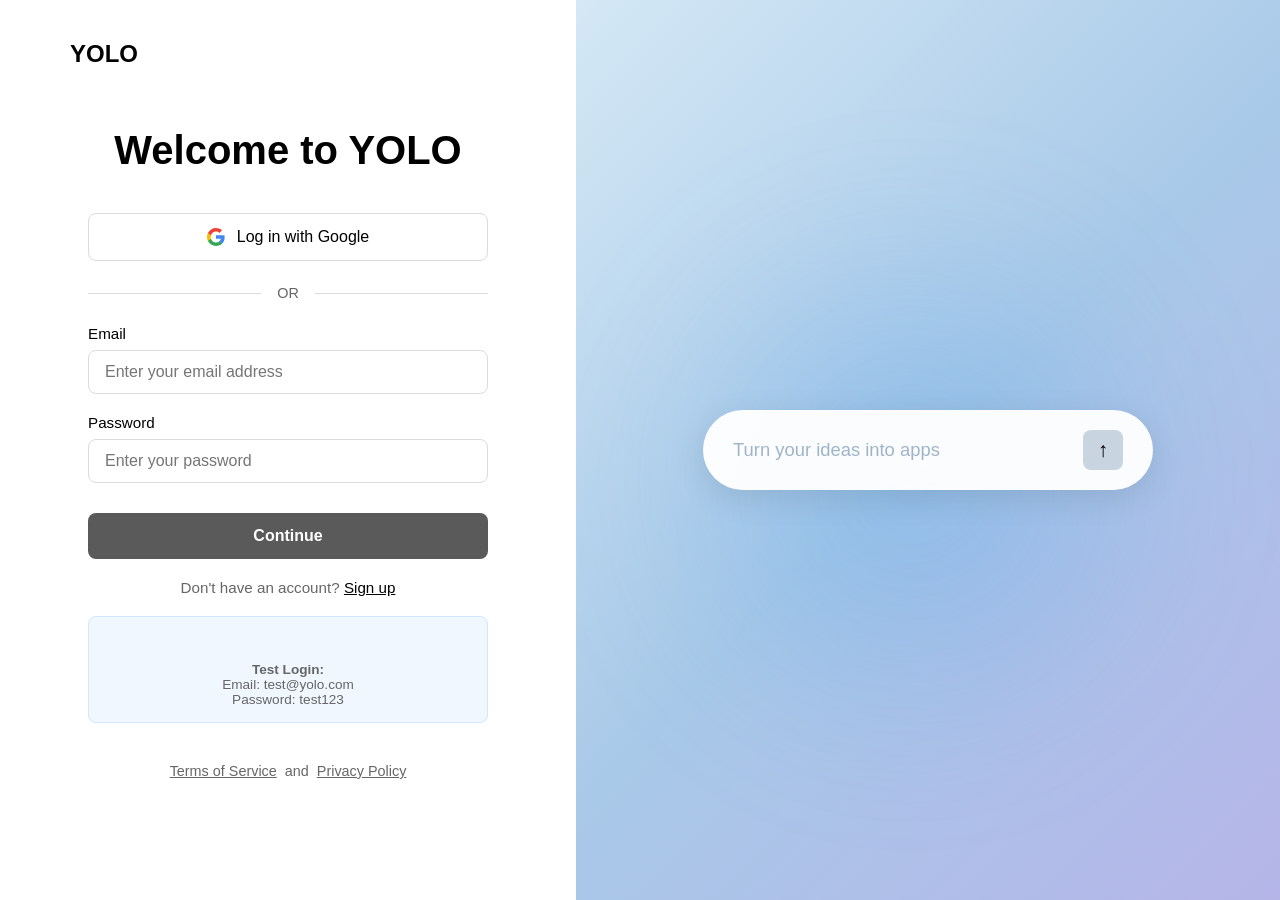
<file: dashboard.html>
<!DOCTYPE html>
<html lang="en">
<head>
    <meta charset="UTF-8">
    <meta name="viewport" content="width=device-width, initial-scale=1.0">
    <title>Dashboard - YOLO</title>
    <link rel="stylesheet" href="dashboard.css">
</head>
<body>
    <div class="dashboard-container">
        <!-- Sidebar -->
        <aside class="sidebar" id="sidebar">
            <div class="sidebar-header">
                <div class="logo">
                    <span class="logo-icon"></span>
                    <span class="logo-text">YOLO</span>
                </div>
                <button class="hamburger-btn" id="hamburgerBtn">
                    <span></span>
                    <span></span>
                    <span></span>
                </button>
            </div>

            <nav class="nav-menu" id="navMenu">
                <a href="#" class="nav-item active" data-page="home">
                    <span>🏠</span> <span class="nav-text">Home</span>
                </a>
                <a href="#" class="nav-item" data-page="profile">
                    <span>👤</span> <span class="nav-text">Profile</span>
                </a>
                <a href="#" class="nav-item" data-page="settings">
                    <span>⚙️</span> <span class="nav-text">Settings</span>
                </a>
                <a href="#" class="nav-item" data-page="notifications">
                    <span>🔔</span> <span class="nav-text">Notifications</span>
                </a>
                <a href="#" class="nav-item" data-page="help">
                    <span>❓</span> <span class="nav-text">Help & Support</span>
                </a>
                <a href="#" class="nav-item" data-page="activity">
                    <span>📊</span> <span class="nav-text">Activity</span>
                </a>
                <a href="#" class="nav-item" data-page="analytics">
                    <span>📈</span> <span class="nav-text">Analytics</span>
                </a>
                <a href="#" class="nav-item" data-page="team">
                    <span>👥</span> <span class="nav-text">Team</span>
                </a>
            </nav>

            <div class="sidebar-footer">
                <div class="user-info" id="userInfo">
                    <div class="user-avatar">T</div>
                    <div class="user-details">
                        <div class="user-name">Test User</div>
                        <div class="user-email">test@yolo.com</div>
                    </div>
                </div>
                <button class="logout-btn" onclick="handleLogout()">Logout</button>
            </div>
        </aside>

        <!-- Main Content -->
        <main class="main-content">
            <header class="dashboard-header">
                <div>
                    <h1>Welcome to YOLO</h1>
                    <p>Your AI-powered company builder</p>
                </div>
                <button class="new-project-btn">+ New Project</button>
            </header>

            <!-- Department Categories Section -->
            <section class="categories-section">
                <h2 class="section-title">Your Departments</h2>
                <div class="category-grid" id="categoryGrid">
                    <!-- Cards will be dynamically generated -->
                </div>
                <button class="show-more-btn" id="showMoreBtn">+ Show more</button>
            </section>

            <!-- Glassmorphism Footer Input -->
            <div class="glass-input-container">
                <div class="glass-input-wrapper">
                    <input type="text" 
                           id="userInput" 
                           class="glass-input" 
                           placeholder="Ask a question or share your feedback...">
                    <button class="glass-submit-btn" id="submitInput">
                        <span>→</span>
                    </button>
                </div>
            </div>
        </main>
    </div>

    <script src="dashboard.js"></script>
</body>
</html>
</file>
<file: dashboard.css>
* {
    margin: 0;
    padding: 0;
    box-sizing: border-box;
}

body {
    font-family: -apple-system, BlinkMacSystemFont, 'Segoe UI', Roboto, Oxygen, Ubuntu, Cantarell, sans-serif;
    background: #f5f7fa;
    height: 100vh;
    overflow: hidden;
}

.dashboard-container {
    display: flex;
    height: 100vh;
}

/* Sidebar */
.sidebar {
    width: 280px;
    background: white;
    border-right: 1px solid #e5e7eb;
    display: flex;
    flex-direction: column;
    padding: 30px 20px;
    transition: width 0.3s ease;
}

.sidebar.collapsed {
    width: 80px;
}

.sidebar.collapsed .logo-text,
.sidebar.collapsed .nav-text {
    display: none;
}

.sidebar.collapsed .user-details {
    display: none;
}

.sidebar.collapsed .logout-btn {
    padding: 10px;
    font-size: 0;
}

.sidebar.collapsed .logout-btn::before {
    content: "↪";
    font-size: 1.2rem;
}

.sidebar-header {
    display: flex;
    justify-content: space-between;
    align-items: center;
    margin-bottom: 40px;
}

.logo {
    display: flex;
    align-items: center;
    gap: 10px;
    padding: 0 10px;
}

.hamburger-btn {
    background: none;
    border: none;
    cursor: pointer;
    display: flex;
    flex-direction: column;
    gap: 5px;
    padding: 8px;
    border-radius: 8px;
    transition: all 0.2s;
}

.hamburger-btn:hover {
    background: #f5f7fa;
}

.hamburger-btn span {
    width: 22px;
    height: 2px;
    background: #333;
    border-radius: 2px;
    transition: all 0.3s;
}

.sidebar.collapsed .hamburger-btn span:nth-child(1) {
    transform: rotate(45deg) translate(6px, 6px);
}

.sidebar.collapsed .hamburger-btn span:nth-child(2) {
    opacity: 0;
}

.sidebar.collapsed .hamburger-btn span:nth-child(3) {
    transform: rotate(-45deg) translate(6px, -6px);
}

.logo-icon {
    font-size: 2rem;
}

.logo-text {
    font-size: 1.5rem;
    font-weight: 700;
}

.nav-menu {
    flex: 1;
    display: flex;
    flex-direction: column;
    gap: 8px;
}

.nav-item {
    display: flex;
    align-items: center;
    gap: 12px;
    padding: 12px 16px;
    border-radius: 10px;
    text-decoration: none;
    color: #666;
    font-weight: 500;
    transition: all 0.2s;
    white-space: nowrap;
}

.nav-item span:first-child {
    font-size: 1.3rem;
    min-width: 20px;
}

.nav-item.removed {
    display: none;
}

.nav-item:hover {
    background: #f5f7fa;
    color: #000;
}

.nav-item.active {
    background: #4d9ce8;
    color: white;
}

.department-actions {
    margin-top: auto;
    padding-top: 20px;
    border-top: 1px solid #e5e7eb;
}

.manage-dept-btn {
    width: 100%;
    padding: 12px 16px;
    background: #f5f7fa;
    border: 1px solid #e5e7eb;
    border-radius: 10px;
    font-weight: 500;
    cursor: pointer;
    transition: all 0.2s;
    display: flex;
    align-items: center;
    gap: 12px;
    color: #333;
}

.manage-dept-btn:hover {
    background: #e5e7eb;
}

.sidebar.collapsed .manage-dept-btn .nav-text {
    display: none;
}

.sidebar-footer {
    border-top: 1px solid #e5e7eb;
    padding-top: 20px;
    margin-top: 20px;
}

.user-info {
    display: flex;
    align-items: center;
    gap: 12px;
    margin-bottom: 15px;
    padding: 10px;
    border-radius: 10px;
    background: #f5f7fa;
}

.user-avatar {
    width: 40px;
    height: 40px;
    background: #4d9ce8;
    color: white;
    border-radius: 50%;
    display: flex;
    align-items: center;
    justify-content: center;
    font-weight: 600;
    font-size: 1.1rem;
}

.user-details {
    flex: 1;
}

.user-name {
    font-weight: 600;
    font-size: 0.95rem;
    margin-bottom: 2px;
}

.user-email {
    font-size: 0.8rem;
    color: #666;
}

.logout-btn {
    width: 100%;
    padding: 10px;
    background: white;
    border: 1px solid #e5e7eb;
    border-radius: 8px;
    font-weight: 500;
    cursor: pointer;
    transition: all 0.2s;
}

.logout-btn:hover {
    background: #f5f7fa;
    border-color: #d1d5db;
}

/* Main Content */
.main-content {
    flex: 1;
    overflow-y: auto;
    padding: 40px;
    padding-bottom: 120px;
    position: relative;
}

.dashboard-header {
    display: flex;
    justify-content: space-between;
    align-items: center;
    margin-bottom: 40px;
}

.dashboard-header h1 {
    font-size: 2.5rem;
    font-weight: 700;
    margin-bottom: 5px;
}

.dashboard-header p {
    color: #666;
    font-size: 1.1rem;
}

.new-project-btn {
    padding: 14px 28px;
    background: #4d9ce8;
    color: white;
    border: none;
    border-radius: 10px;
    font-weight: 600;
    font-size: 1rem;
    cursor: pointer;
    transition: all 0.2s;
}

.new-project-btn:hover {
    background: #3d8cd8;
    transform: translateY(-2px);
    box-shadow: 0 4px 12px rgba(77, 156, 232, 0.3);
}

/* Categories Section */
.categories-section {
    margin-bottom: 40px;
}

.section-title {
    font-size: 1.5rem;
    font-weight: 600;
    margin-bottom: 24px;
    color: #1a1a1a;
}

.category-grid {
    display: grid;
    grid-template-columns: repeat(auto-fill, minmax(180px, 1fr));
    gap: 16px;
    margin-bottom: 20px;
}

/* Category Cards - App Store Style */
.category-card {
    background: #f8f9fa;
    border-radius: 16px;
    padding: 24px 20px;
    cursor: pointer;
    transition: all 0.3s ease;
    border: 1px solid transparent;
    display: flex;
    flex-direction: column;
    min-height: 140px;
}

.category-card:hover {
    background: #fff;
    border-color: #e5e7eb;
    transform: translateY(-4px);
    box-shadow: 0 8px 24px rgba(0, 0, 0, 0.08);
}

.category-icon {
    font-size: 2rem;
    margin-bottom: 16px;
    color: #e85d04;
}

.category-name {
    font-size: 1rem;
    font-weight: 600;
    color: #1a1a1a;
    margin-bottom: 8px;
    line-height: 1.3;
}

.category-count {
    font-size: 0.875rem;
    color: #666;
    margin-top: auto;
}

.show-more-btn {
    background: none;
    border: none;
    color: #1a1a1a;
    font-size: 1rem;
    font-weight: 500;
    cursor: pointer;
    padding: 12px 0;
    display: flex;
    align-items: center;
    gap: 8px;
    transition: color 0.2s;
}

.show-more-btn:hover {
    color: #4d9ce8;
}

/* Glassmorphism Footer Input */
.glass-input-container {
    position: fixed;
    bottom: 0;
    left: 280px;
    right: 0;
    padding: 20px 40px 30px;
    background: linear-gradient(to top, rgba(245, 247, 250, 1) 0%, rgba(245, 247, 250, 0.95) 50%, rgba(245, 247, 250, 0) 100%);
    z-index: 100;
    transition: left 0.3s ease;
}

.sidebar.collapsed ~ .main-content .glass-input-container,
.sidebar.collapsed + .main-content .glass-input-container {
    left: 80px;
}

.glass-input-wrapper {
    background: rgba(255, 255, 255, 0.7);
    backdrop-filter: blur(20px);
    -webkit-backdrop-filter: blur(20px);
    border: 1px solid rgba(255, 255, 255, 0.8);
    border-radius: 50px;
    padding: 8px 8px 8px 24px;
    display: flex;
    align-items: center;
    gap: 12px;
    box-shadow: 0 8px 32px rgba(0, 0, 0, 0.08), 
                0 2px 8px rgba(0, 0, 0, 0.04),
                inset 0 1px 0 rgba(255, 255, 255, 0.9);
    max-width: 800px;
    margin: 0 auto;
    transition: all 0.3s ease;
}

.glass-input-wrapper:focus-within {
    background: rgba(255, 255, 255, 0.9);
    border-color: rgba(77, 156, 232, 0.4);
    box-shadow: 0 8px 32px rgba(77, 156, 232, 0.15), 
                0 2px 8px rgba(0, 0, 0, 0.04),
                inset 0 1px 0 rgba(255, 255, 255, 0.9);
}

.glass-input {
    flex: 1;
    border: none;
    background: transparent;
    font-size: 1rem;
    color: #1a1a1a;
    outline: none;
    padding: 12px 0;
}

.glass-input::placeholder {
    color: #999;
}

.glass-submit-btn {
    width: 48px;
    height: 48px;
    border-radius: 50%;
    background: #4d9ce8;
    border: none;
    color: white;
    font-size: 1.25rem;
    cursor: pointer;
    display: flex;
    align-items: center;
    justify-content: center;
    transition: all 0.2s ease;
    flex-shrink: 0;
}

.glass-submit-btn:hover {
    background: #3d8cd8;
    transform: scale(1.05);
}

.glass-submit-btn:active {
    transform: scale(0.95);
}

/* Responsive */
@media (max-width: 968px) {
    .dashboard-container {
        flex-direction: column;
    }

    .sidebar {
        width: 100%;
        border-right: none;
        border-bottom: 1px solid #e5e7eb;
        padding: 20px;
    }

    .nav-menu {
        flex-direction: row;
        overflow-x: auto;
    }

    .sidebar-footer {
        display: none;
    }

    .glass-input-container {
        left: 0;
    }

    .category-grid {
        grid-template-columns: repeat(auto-fill, minmax(150px, 1fr));
    }
}

@media (max-width: 768px) {
    .main-content {
        padding: 20px;
        padding-bottom: 120px;
    }

    .dashboard-header {
        flex-direction: column;
        align-items: flex-start;
        gap: 20px;
    }

    .category-grid {
        grid-template-columns: repeat(2, 1fr);
    }

    .glass-input-container {
        padding: 15px 20px 25px;
    }

    .glass-input-wrapper {
        padding: 6px 6px 6px 20px;
    }

    .glass-input {
        font-size: 0.9rem;
    }

    .glass-submit-btn {
        width: 40px;
        height: 40px;
    }
}
</file>
<file: login.css>
* {
    margin: 0;
    padding: 0;
    box-sizing: border-box;
}

body {
    font-family: -apple-system, BlinkMacSystemFont, 'Segoe UI', Roboto, Oxygen, Ubuntu, Cantarell, sans-serif;
    height: 100vh;
    overflow: hidden;
}

.container {
    display: flex;
    height: 100vh;
}

/* Left Side - Login */
.login-section {
    flex: 0 0 45%;
    background: white;
    display: flex;
    flex-direction: column;
    padding: 40px 60px;
    overflow-y: auto;
}

.logo {
    display: flex;
    align-items: center;
    gap: 10px;
    margin-bottom: 60px;
}

.logo-icon {
    font-size: 2rem;
}

.logo-text {
    font-size: 1.5rem;
    font-weight: 700;
}

.login-form {
    max-width: 400px;
    margin: 0 auto;
    width: 100%;
}

.login-form h1 {
    font-size: 2.5rem;
    font-weight: 700;
    margin-bottom: 40px;
    text-align: center;
}

/* Google Button */
.google-btn {
    width: 100%;
    padding: 14px 24px;
    background: white;
    border: 1px solid #dadce0;
    border-radius: 8px;
    font-size: 1rem;
    font-weight: 500;
    cursor: pointer;
    display: flex;
    align-items: center;
    justify-content: center;
    gap: 12px;
    transition: all 0.2s;
    margin-bottom: 24px;
}

.google-btn:hover {
    background: #f8f9fa;
    box-shadow: 0 1px 3px rgba(0, 0, 0, 0.1);
}

/* Divider */
.divider {
    display: flex;
    align-items: center;
    text-align: center;
    margin: 24px 0;
    color: #666;
    font-size: 0.9rem;
}

.divider::before,
.divider::after {
    content: '';
    flex: 1;
    border-bottom: 1px solid #dadce0;
}

.divider span {
    padding: 0 16px;
}

/* Form */
.form-group {
    margin-bottom: 20px;
}

.form-group label {
    display: block;
    margin-bottom: 8px;
    font-weight: 500;
    font-size: 0.95rem;
}

.form-group input {
    width: 100%;
    padding: 12px 16px;
    border: 1px solid #dadce0;
    border-radius: 8px;
    font-size: 1rem;
    transition: all 0.2s;
}

.form-group input:focus {
    outline: none;
    border-color: #4d9ce8;
    box-shadow: 0 0 0 3px rgba(77, 156, 232, 0.1);
}

.continue-btn {
    width: 100%;
    padding: 14px 24px;
    background: #5a5a5a;
    color: white;
    border: none;
    border-radius: 8px;
    font-size: 1rem;
    font-weight: 600;
    cursor: pointer;
    transition: all 0.2s;
    margin-top: 10px;
}

.continue-btn:hover {
    background: #3a3a3a;
}

.signup-link {
    text-align: center;
    margin-top: 20px;
    font-size: 0.95rem;
    color: #666;
}

.signup-link a {
    color: #000;
    text-decoration: underline;
    font-weight: 500;
}

.test-credentials {
    background: #f0f7ff;
    padding: 15px;
    border-radius: 8px;
    margin-top: 20px;
    border: 1px solid #d0e7ff;
}

.footer-links {
    text-align: center;
    margin-top: 40px;
    font-size: 0.9rem;
    color: #666;
}

.footer-links a {
    color: #666;
    text-decoration: underline;
}

.footer-links span {
    margin: 0 4px;
}

/* Right Side - Visual */
.visual-section {
    flex: 1;
    background: linear-gradient(135deg, #d4e8f5 0%, #a8c9e8 50%, #b5b5e8 100%);
    display: flex;
    align-items: center;
    justify-content: center;
    position: relative;
    overflow: hidden;
}

.visual-section::before {
    content: '';
    position: absolute;
    width: 600px;
    height: 600px;
    background: radial-gradient(circle, rgba(77, 156, 232, 0.3) 0%, transparent 70%);
    border-radius: 50%;
    top: 20%;
    right: 10%;
    filter: blur(60px);
}

.visual-content {
    position: relative;
    z-index: 1;
}

.search-box {
    background: rgba(255, 255, 255, 0.95);
    backdrop-filter: blur(10px);
    padding: 20px 30px;
    border-radius: 50px;
    display: flex;
    align-items: center;
    gap: 20px;
    box-shadow: 0 8px 32px rgba(0, 0, 0, 0.1);
    min-width: 450px;
}

.search-text {
    flex: 1;
    font-size: 1.15rem;
    color: #a0b4c8;
    font-weight: 400;
}

.upload-btn {
    width: 40px;
    height: 40px;
    background: #c8d4e0;
    border: none;
    border-radius: 8px;
    cursor: pointer;
    font-size: 1.3rem;
    display: flex;
    align-items: center;
    justify-content: center;
    transition: all 0.2s;
}

.upload-btn:hover {
    background: #b0c0d0;
}

/* Responsive */
@media (max-width: 968px) {
    .container {
        flex-direction: column;
    }

    .login-section {
        flex: 0 0 auto;
    }

    .visual-section {
        display: none;
    }
}

@media (max-width: 480px) {
    .login-section {
        padding: 30px 20px;
    }

    .login-form h1 {
        font-size: 2rem;
    }
}
</file>
